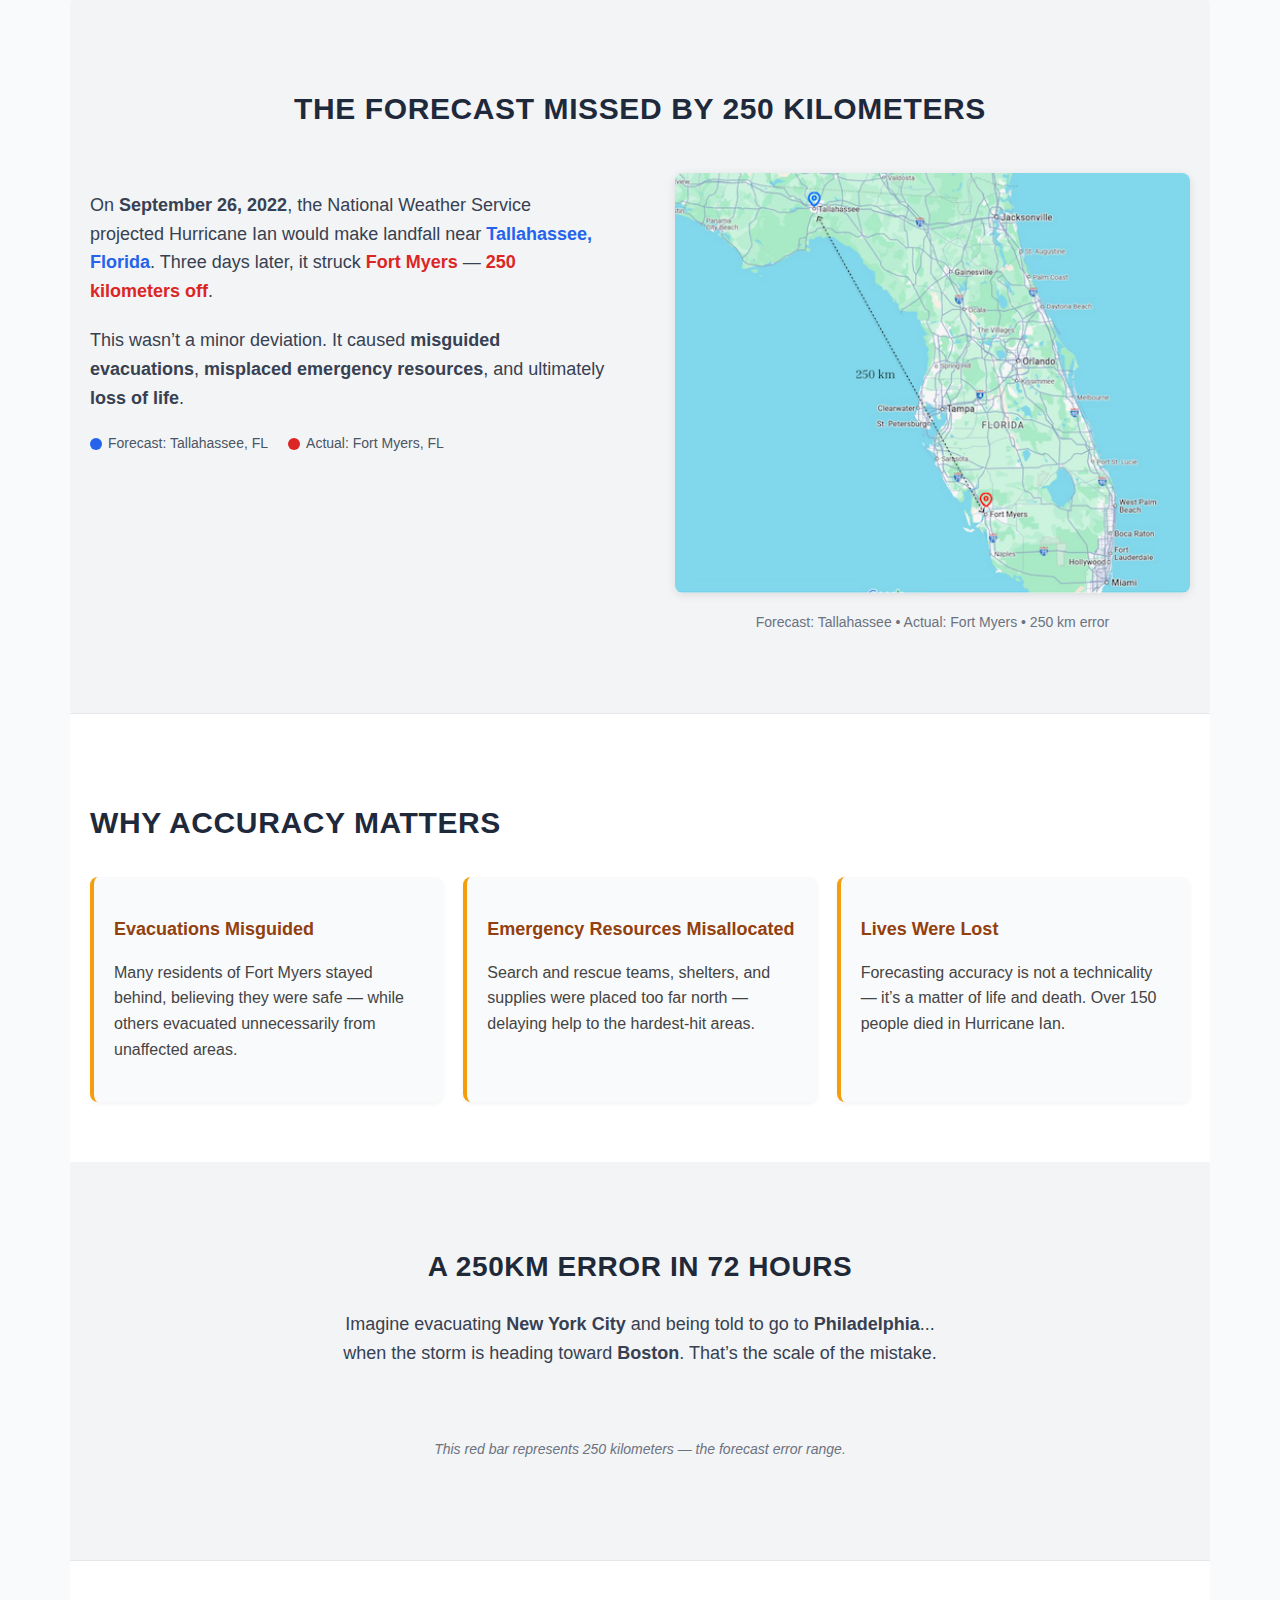
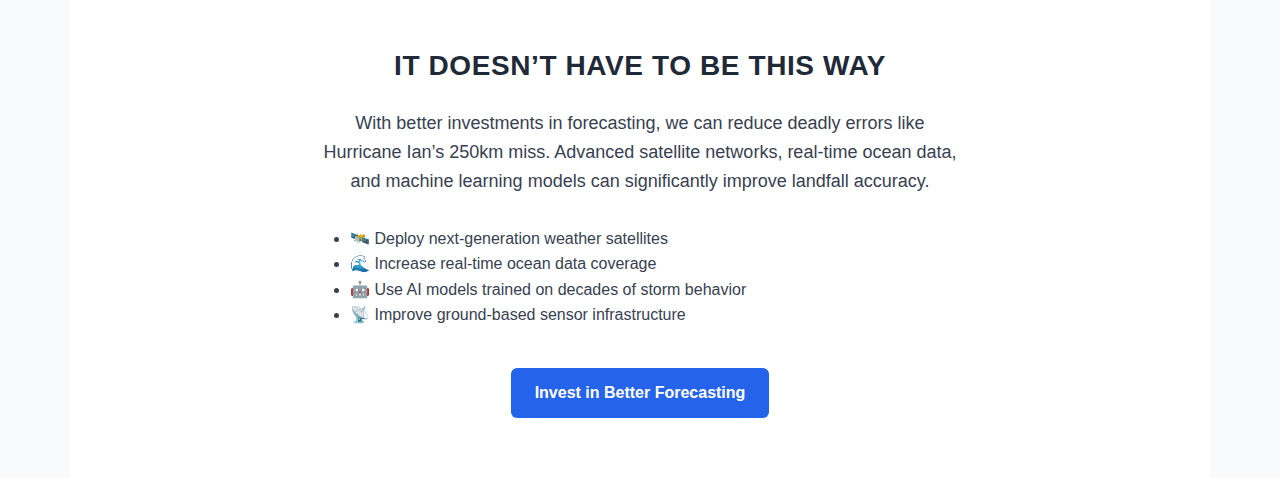
<file: index.html>
<!DOCTYPE html>
<html lang="en">
<head>
  <meta charset="UTF-8">
  <title>Hurricane Ian Forecast Error</title>

  <link rel="stylesheet" href="styleWeather.css">
  
</head>
<body>

<!-- 🌪️ Problem Section -->
<section class="problem-section">

    <!-- ✅ Centered Heading -->
    <div class="problem-heading">
      <h2>The Forecast Missed by 250 Kilometers</h2>
    </div>
  
    <!-- ✅ Side-by-Side Content -->
    <div class="problem-wrapper">
  
      <!-- 📄 Text Column -->
      <div class="problem-text">
        <p>
          On <strong>September 26, 2022</strong>, the National Weather Service projected Hurricane Ian would make landfall near 
          <span class="text-blue">Tallahassee, Florida</span>. Three days later, it struck 
          <span class="text-red">Fort Myers</span> — <strong class="text-red">250 kilometers off</strong>.
        </p>
        <p>
          This wasn’t a minor deviation. It caused <strong>misguided evacuations</strong>, 
          <strong>misplaced emergency resources</strong>, and ultimately <strong>loss of life</strong>.
        </p>
  
        <div class="location-tags">
          <span><span class="pin blue-pin"></span> Forecast: Tallahassee, FL</span>
          <span><span class="pin red-pin"></span> Actual: Fort Myers, FL</span>
        </div>
      </div>
  
      <!-- 🗺️ Map Column -->
      <div class="map-container">
        <img src="forecast_map_marked.png" alt="Forecast vs Actual Landfall of Hurricane Ian" class="forecast-map-image" />
        <p class="map-caption">Forecast: Tallahassee • Actual: Fort Myers • 250 km error</p>
      </div>
      </section>
  

<!-- ⚠️ Impact Section -->
<section class="impact-section">
  <h2>Why Accuracy Matters</h2>

  <div class="impact-cards">

    <div class="impact-card">
      <h3>Evacuations Misguided</h3>
      <p>Many residents of Fort Myers stayed behind, believing they were safe — while others evacuated unnecessarily from unaffected areas.</p>
    </div>

    <div class="impact-card">
      <h3>Emergency Resources Misallocated</h3>
      <p>Search and rescue teams, shelters, and supplies were placed too far north — delaying help to the hardest-hit areas.</p>
    </div>

    <div class="impact-card">
      <h3>Lives Were Lost</h3>
      <p>Forecasting accuracy is not a technicality — it’s a matter of life and death. Over 150 people died in Hurricane Ian.</p>
    </div>

  </div>
</section>

<!-- 📏 Scale Section -->
<section style="background-color: #f3f4f6; padding: 60px 20px;">
  <div style="max-width: 800px; margin: auto; text-align: center;">
    <h2 style="font-size: 28px; text-transform: uppercase; font-weight: 600; color: #1f2937; margin-bottom: 20px;">
      A 250km Error in 72 Hours
    </h2>
    <p style="font-size: 18px; color: #374151; line-height: 1.6; max-width: 600px; margin: 0 auto 30px;">
      Imagine evacuating <strong>New York City</strong> and being told to go to <strong>Philadelphia</strong>...  
      when the storm is heading toward <strong>Boston</strong>.  
      That’s the scale of the mistake.
    </p>

    <!-- Animated Distance Bar -->
    <div style="margin: 40px 0;">
      <div class="scale-bar"></div>
      <p style="margin-top: 10px; font-size: 14px; color: #6b7280;">
        <em>This red bar represents 250 kilometers — the forecast error range.</em>
      </p>
    </div>
  </div>
</section>
<!-- ✅ Solution Section -->
<section style="background-color: #ffffff; padding: 60px 20px; border-top: 1px solid #e5e7eb;">
    <div style="max-width: 800px; margin: auto; text-align: center;">
      <h2 style="font-size: 28px; text-transform: uppercase; font-weight: 600; color: #1f2937; margin-bottom: 20px;">
        It Doesn’t Have to Be This Way
      </h2>
  
      <p style="font-size: 18px; color: #374151; line-height: 1.6; max-width: 650px; margin: 0 auto 30px;">
        With better investments in forecasting, we can reduce deadly errors like Hurricane Ian’s 250km miss. Advanced satellite networks, real-time ocean data, and machine learning models can significantly improve landfall accuracy.
      </p>
  
      <ul style="text-align: left; margin: 0 auto 40px; max-width: 600px; padding-left: 20px; color: #374151; font-size: 16px; line-height: 1.6;">
        <li>🛰️ Deploy next-generation weather satellites</li>
        <li>🌊 Increase real-time ocean data coverage</li>
        <li>🤖 Use AI models trained on decades of storm behavior</li>
        <li>📡 Improve ground-based sensor infrastructure</li>
      </ul>
  
      <a href="#" style="display: inline-block; background-color: #2563eb; color: #fff; font-weight: 600; padding: 12px 24px; border-radius: 6px; text-decoration: none; transition: background 0.3s ease;">
        Invest in Better Forecasting
      </a>
    </div>
  
    
  

</body>
</html>
</file>
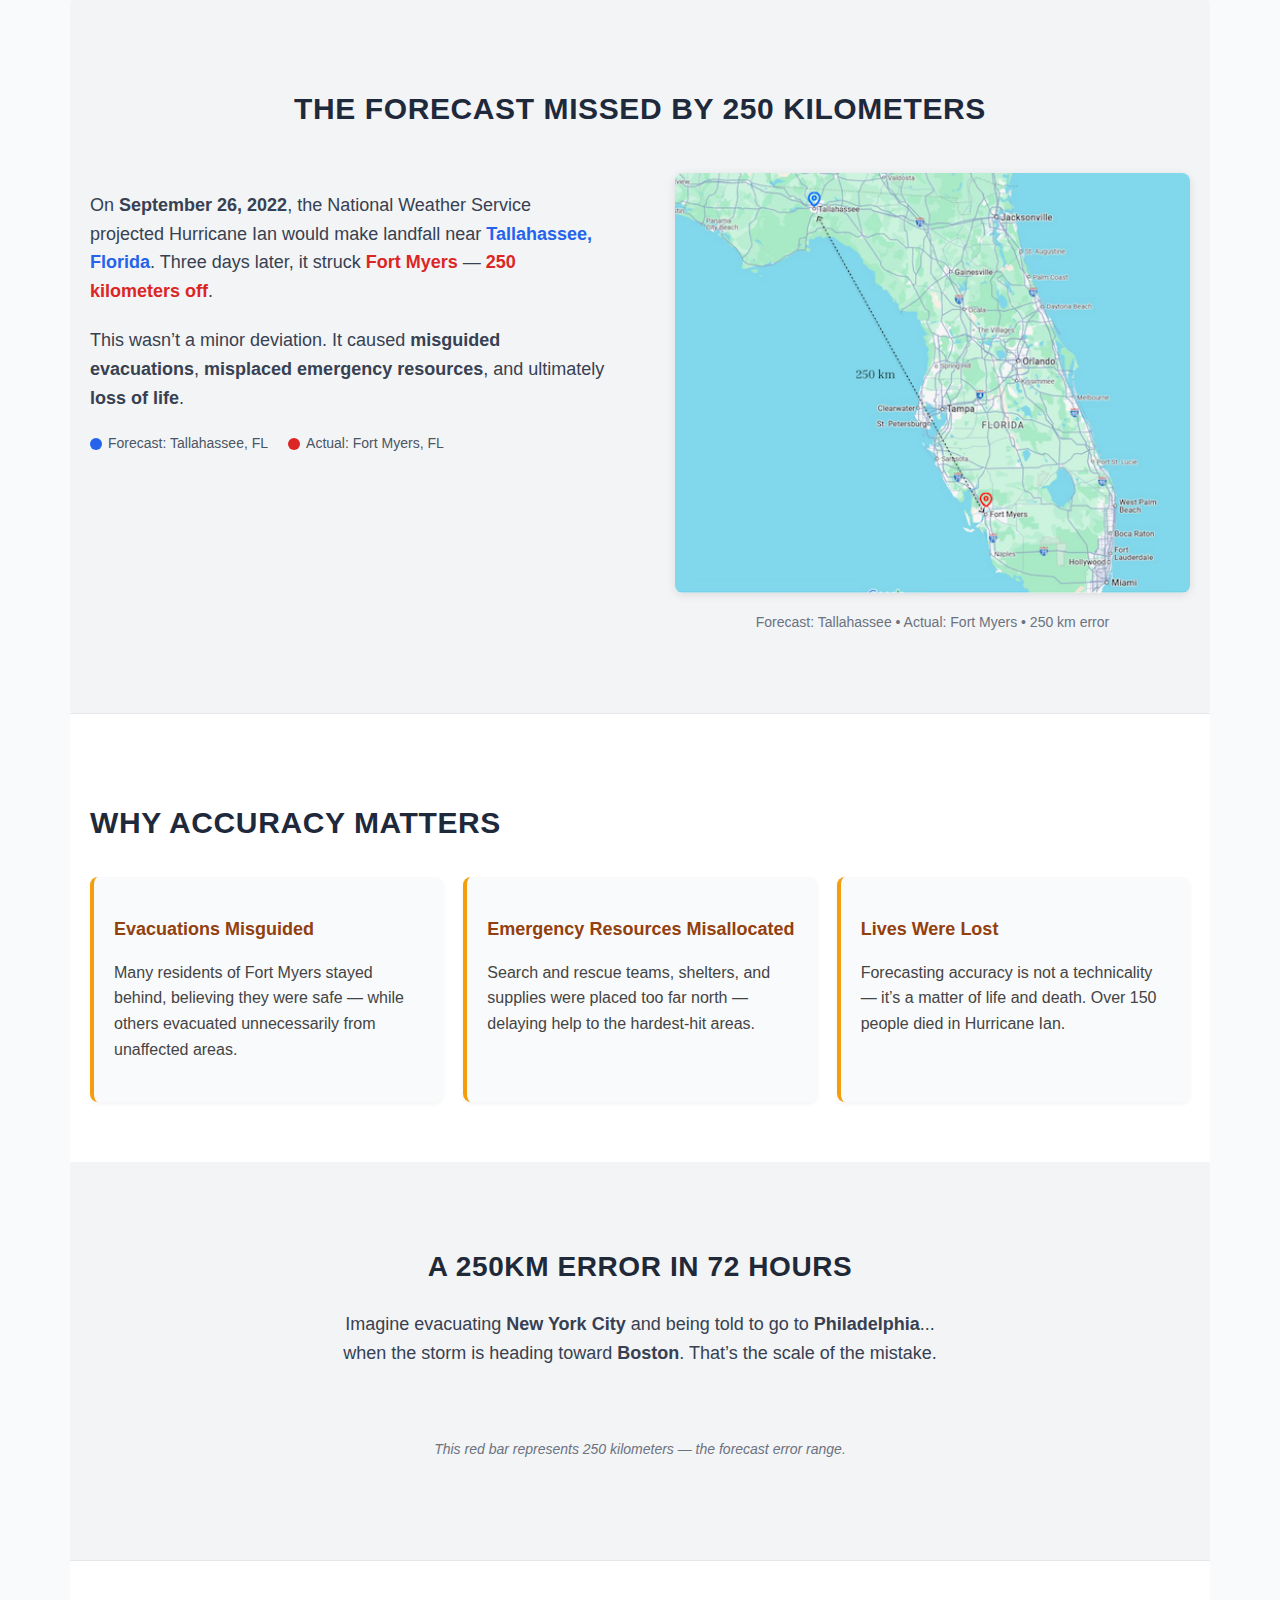
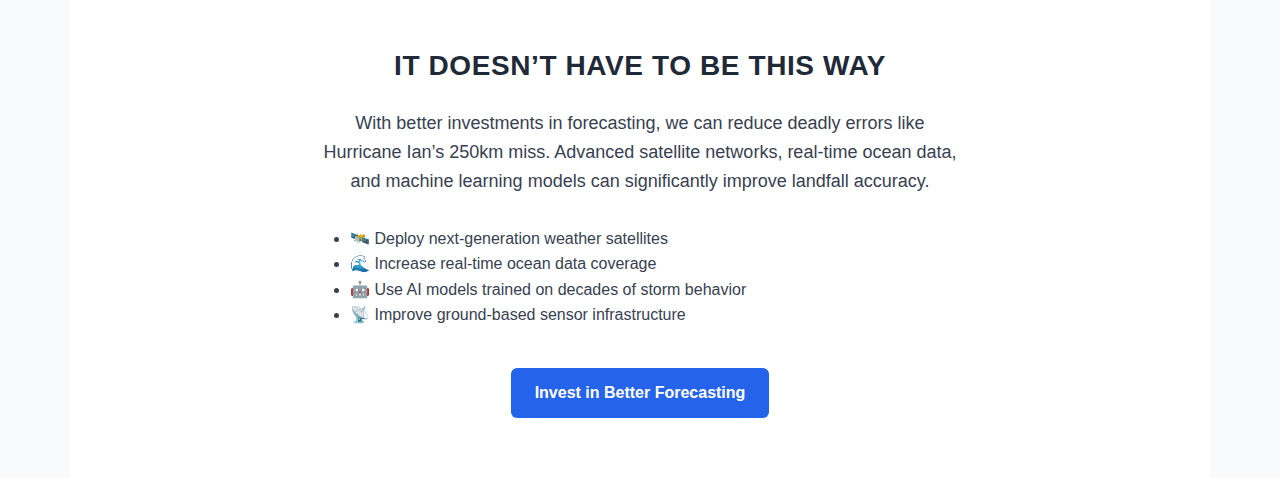
<file: WeatherForcast.html>
<!DOCTYPE html>
<html lang="en">
<head>
  <meta charset="UTF-8">
  <title>Hurricane Ian Forecast Error</title>

  <link rel="stylesheet" href="styleWeather.css">
  
</head>
<body>

<!-- 🌪️ Problem Section -->
<section class="problem-section">

    <!-- ✅ Centered Heading -->
    <div class="problem-heading">
      <h2>The Forecast Missed by 250 Kilometers</h2>
    </div>
  
    <!-- ✅ Side-by-Side Content -->
    <div class="problem-wrapper">
  
      <!-- 📄 Text Column -->
      <div class="problem-text">
        <p>
          On <strong>September 26, 2022</strong>, the National Weather Service projected Hurricane Ian would make landfall near 
          <span class="text-blue">Tallahassee, Florida</span>. Three days later, it struck 
          <span class="text-red">Fort Myers</span> — <strong class="text-red">250 kilometers off</strong>.
        </p>
        <p>
          This wasn’t a minor deviation. It caused <strong>misguided evacuations</strong>, 
          <strong>misplaced emergency resources</strong>, and ultimately <strong>loss of life</strong>.
        </p>
  
        <div class="location-tags">
          <span><span class="pin blue-pin"></span> Forecast: Tallahassee, FL</span>
          <span><span class="pin red-pin"></span> Actual: Fort Myers, FL</span>
        </div>
      </div>
  
      <!-- 🗺️ Map Column -->
      <div class="map-container">
        <img src="forecast_map_marked.png" alt="Forecast vs Actual Landfall of Hurricane Ian" class="forecast-map-image" />
        <p class="map-caption">Forecast: Tallahassee • Actual: Fort Myers • 250 km error</p>
      </div>
      </section>
  

<!-- ⚠️ Impact Section -->
<section class="impact-section">
  <h2>Why Accuracy Matters</h2>

  <div class="impact-cards">

    <div class="impact-card">
      <h3>Evacuations Misguided</h3>
      <p>Many residents of Fort Myers stayed behind, believing they were safe — while others evacuated unnecessarily from unaffected areas.</p>
    </div>

    <div class="impact-card">
      <h3>Emergency Resources Misallocated</h3>
      <p>Search and rescue teams, shelters, and supplies were placed too far north — delaying help to the hardest-hit areas.</p>
    </div>

    <div class="impact-card">
      <h3>Lives Were Lost</h3>
      <p>Forecasting accuracy is not a technicality — it’s a matter of life and death. Over 150 people died in Hurricane Ian.</p>
    </div>

  </div>
</section>

<!-- 📏 Scale Section -->
<section style="background-color: #f3f4f6; padding: 60px 20px;">
  <div style="max-width: 800px; margin: auto; text-align: center;">
    <h2 style="font-size: 28px; text-transform: uppercase; font-weight: 600; color: #1f2937; margin-bottom: 20px;">
      A 250km Error in 72 Hours
    </h2>
    <p style="font-size: 18px; color: #374151; line-height: 1.6; max-width: 600px; margin: 0 auto 30px;">
      Imagine evacuating <strong>New York City</strong> and being told to go to <strong>Philadelphia</strong>...  
      when the storm is heading toward <strong>Boston</strong>.  
      That’s the scale of the mistake.
    </p>

    <!-- Animated Distance Bar -->
    <div style="margin: 40px 0;">
      <div class="scale-bar"></div>
      <p style="margin-top: 10px; font-size: 14px; color: #6b7280;">
        <em>This red bar represents 250 kilometers — the forecast error range.</em>
      </p>
    </div>
  </div>
</section>
<!-- ✅ Solution Section -->
<section style="background-color: #ffffff; padding: 60px 20px; border-top: 1px solid #e5e7eb;">
    <div style="max-width: 800px; margin: auto; text-align: center;">
      <h2 style="font-size: 28px; text-transform: uppercase; font-weight: 600; color: #1f2937; margin-bottom: 20px;">
        It Doesn’t Have to Be This Way
      </h2>
  
      <p style="font-size: 18px; color: #374151; line-height: 1.6; max-width: 650px; margin: 0 auto 30px;">
        With better investments in forecasting, we can reduce deadly errors like Hurricane Ian’s 250km miss. Advanced satellite networks, real-time ocean data, and machine learning models can significantly improve landfall accuracy.
      </p>
  
      <ul style="text-align: left; margin: 0 auto 40px; max-width: 600px; padding-left: 20px; color: #374151; font-size: 16px; line-height: 1.6;">
        <li>🛰️ Deploy next-generation weather satellites</li>
        <li>🌊 Increase real-time ocean data coverage</li>
        <li>🤖 Use AI models trained on decades of storm behavior</li>
        <li>📡 Improve ground-based sensor infrastructure</li>
      </ul>
  
      <a href="#" style="display: inline-block; background-color: #2563eb; color: #fff; font-weight: 600; padding: 12px 24px; border-radius: 6px; text-decoration: none; transition: background 0.3s ease;">
        Invest in Better Forecasting
      </a>
    </div>
  
    
  

</body>
</html>
</file>
<file: styleWeather.css>
body {
    font-family: 'Segoe UI', Tahoma, Geneva, Verdana, sans-serif;
    background-color: #f9fafb;
    margin: 0;
    padding: 0;
    color: #1f2937;
    line-height: 1.6;
  }
  
  section {
    padding: 60px 20px;
    max-width: 1100px;
    margin: auto;
  }
  
  h2 {
    font-size: 30px;
    font-weight: 600;
    text-transform: uppercase;
    margin-bottom: 20px;
    letter-spacing: 0.6px;
    color: #1e293b;
  }
  
  p {
    font-size: 18px;
    margin-bottom: 20px;
    color: #374151;
  }
  
  /* ===== PROBLEM SECTION ===== */
  .problem-section {
    background-color: #f3f4f6;
    border-radius: 4px;
  }
  
  .problem-heading {
    text-align: center;
    margin-bottom: 40px;
  }
  
  .problem-wrapper {
    display: flex;
    flex-direction: column;
    gap: 30px;
  }
  
  @media (min-width: 900px) {
    .problem-wrapper {
      flex-direction: row;
      align-items: flex-start;
      justify-content: space-between;
    }
  
    .problem-text,
    .map-container {
      flex: 1;
    }
  
    .map-container {
      margin-left: 40px;
    }
  }
  
  .problem-text {
    color: #1f2937;
  }
  
  .text-blue {
    color: #2563eb;
    font-weight: 600;
  }
  
  .text-red {
    color: #dc2626;
    font-weight: 600;
  }
  
  .location-tags {
    display: flex;
    gap: 20px;
    margin-top: 15px;
    font-size: 14px;
    color: #4b5563;
  }
  
  .location-tags span {
    display: flex;
    align-items: center;
    gap: 6px;
  }
  
  .pin {
    display: inline-block;
    width: 12px;
    height: 12px;
    border-radius: 50%;
  }
  
  .blue-pin {
    background-color: #2563eb;
  }
  
  .red-pin {
    background-color: #dc2626;
  }
  
  .forecast-map-image {
    width: 100%;
    border-radius: 8px;
    object-fit: cover;
    box-shadow: 0 2px 10px rgba(0, 0, 0, 0.1);
  }
  
  .map-caption {
    font-size: 14px;
    color: #6b7280;
    text-align: center;
    margin-top: 10px;
  }
  
  /* ===== IMPACT SECTION ===== */
  .impact-section {
    background-color: #ffffff;
    border-top: 1px solid #e5e7eb;
  }
  
  .impact-cards {
    display: flex;
    flex-direction: column;
    gap: 20px;
    margin-top: 30px;
  }
  
  @media (min-width: 768px) {
    .impact-cards {
      flex-direction: row;
    }
  }
  
  .impact-card {
    background-color: #f9fafb;
    border-left: 4px solid #f59e0b;
    padding: 20px;
    border-radius: 8px;
    flex: 1;
    box-shadow: 0 2px 4px rgba(0, 0, 0, 0.05);
  }
  
  .impact-card h3 {
    font-size: 18px;
    margin-bottom: 10px;
    color: #92400e;
  }
  
  .impact-card p {
    font-size: 16px;
    color: #444;
  }
  
  /* ===== SCALE BAR ANIMATION ===== */
.scale-bar {
    height: 20px;
    background-color: #dc2626;
    margin: auto;
    border-radius: 6px;
    width: 0;
    animation: growBar 10s ease-in-out forwards;
    transform-origin: left;
  }
  
  @keyframes growBar {
    0% {
      width: 0;
      transform: scaleX(0);
    }
    100% {
      width: 250px;
      transform: scaleX(1);
    }
  }
  
  /* ===== SOLUTION SECTION ===== */
  .solution-section {
    background-color: #ffffff;
    border-top: 1px solid #e5e7eb;
    padding: 60px 20px;
    text-align: center;
  }
  
  .solution-section ul {
    text-align: left;
    margin: 0 auto 40px;
    max-width: 600px;
    padding-left: 20px;
    color: #374151;
    font-size: 16px;
    line-height: 1.6;
  }
  
  .solution-section a {
    display: inline-block;
    background-color: #2563eb;
    color: #ffffff;
    font-weight: 600;
    padding: 12px 24px;
    border-radius: 6px;
    text-decoration: none;
    transition: background 0.3s ease;
  }
  
  .solution-section a:hover {
    background-color: #1e40af;
  }
</file>
